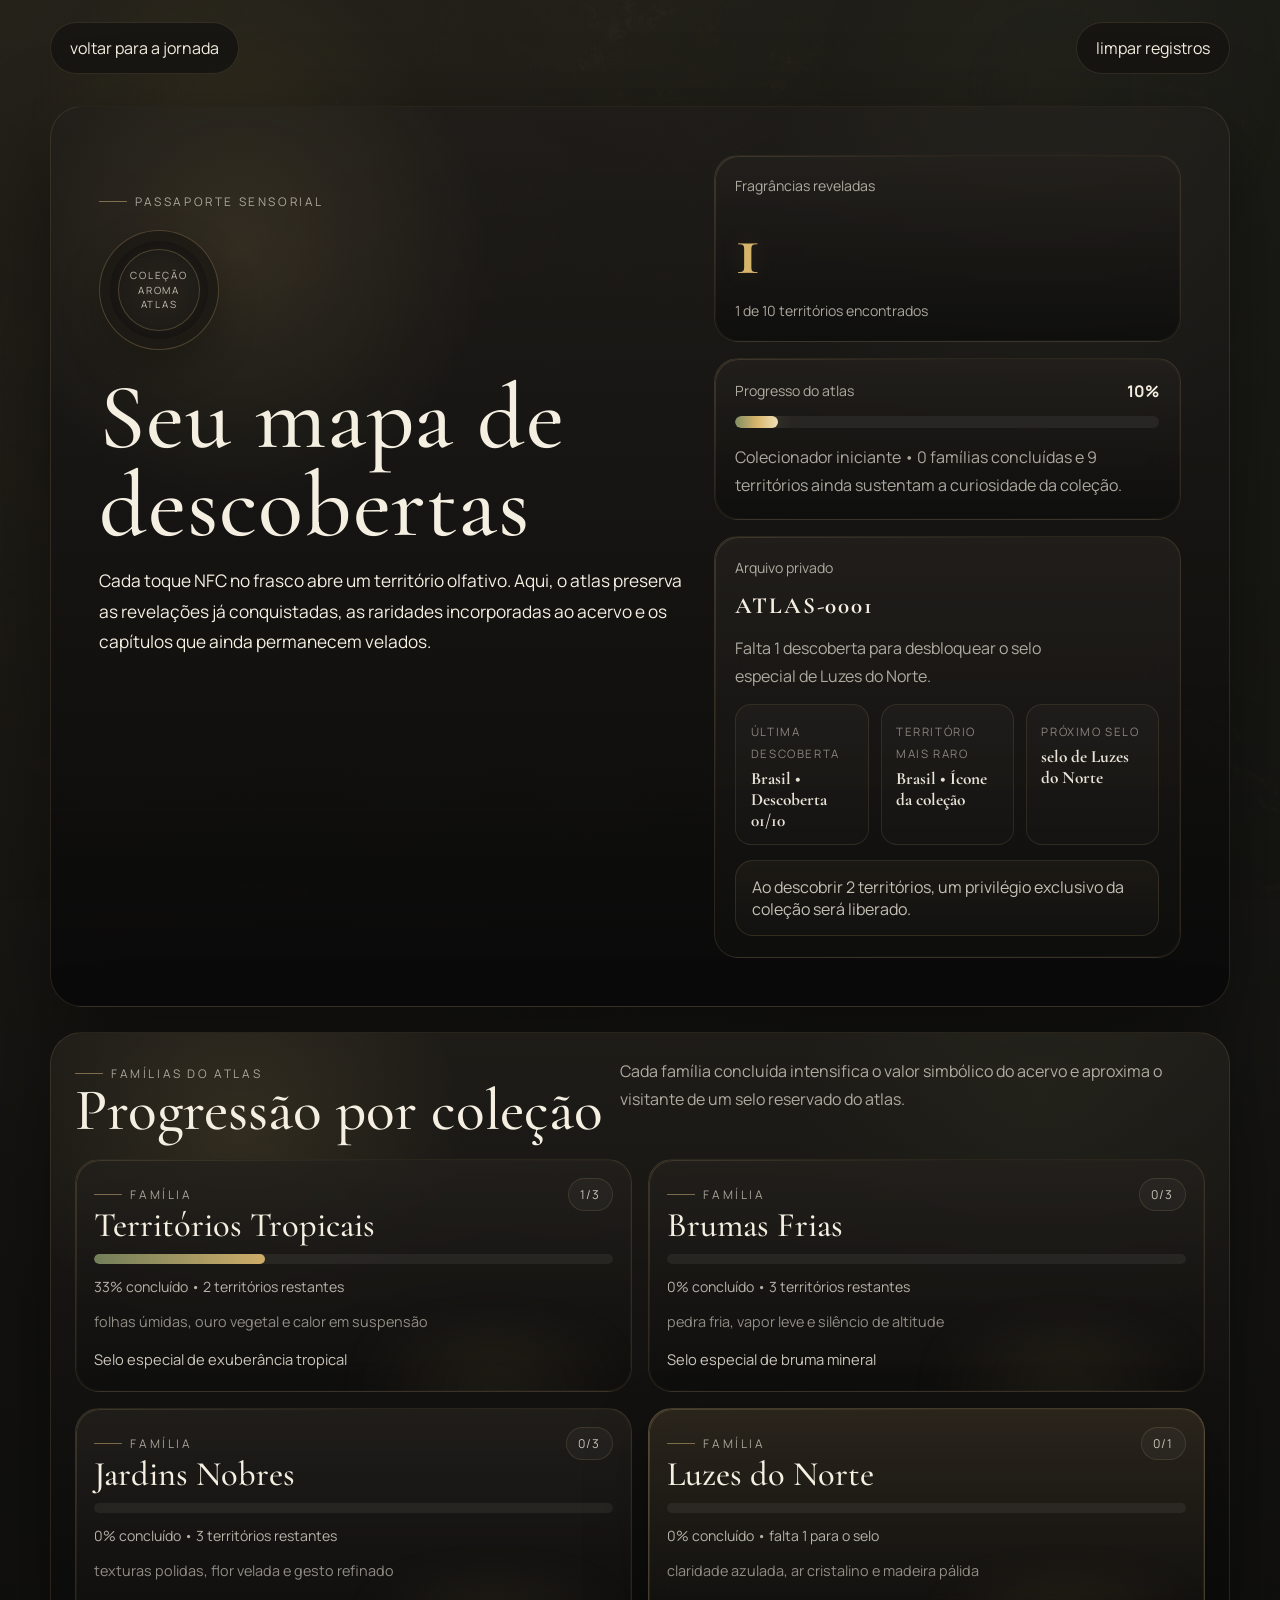
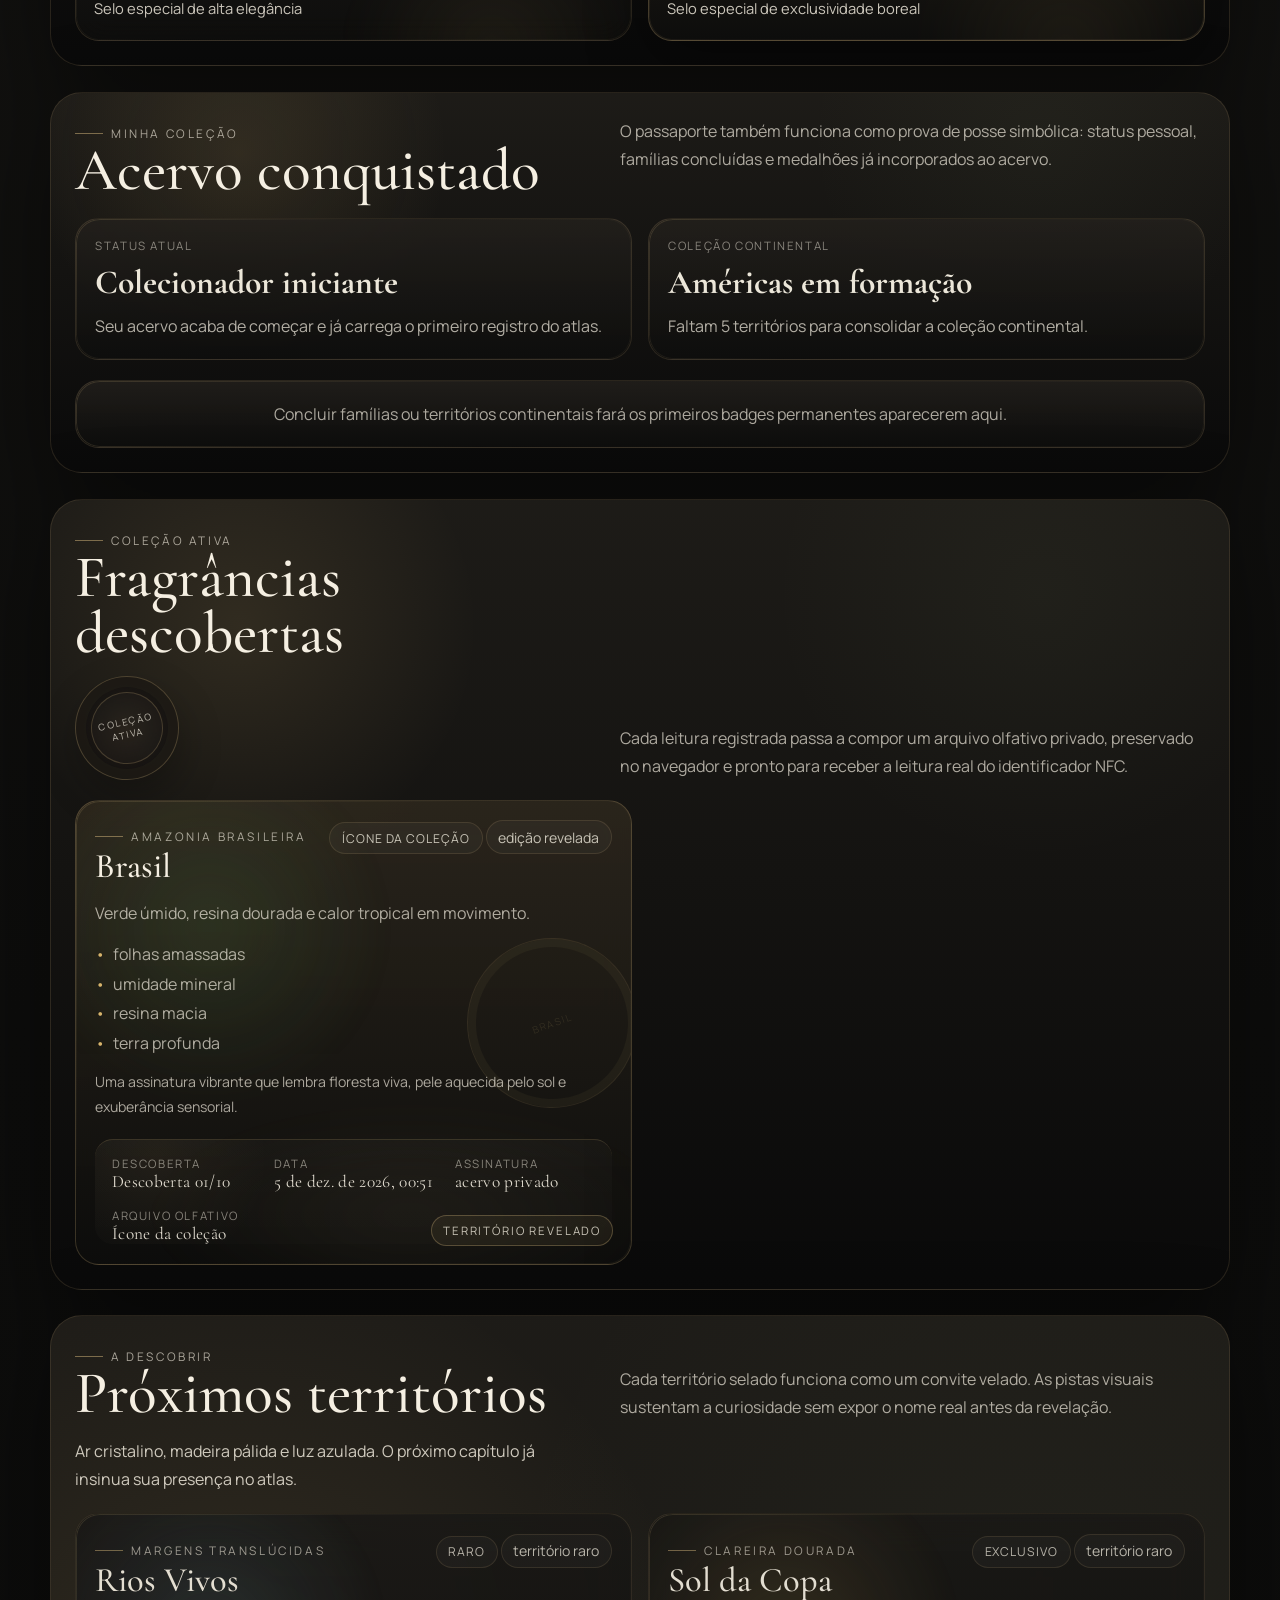
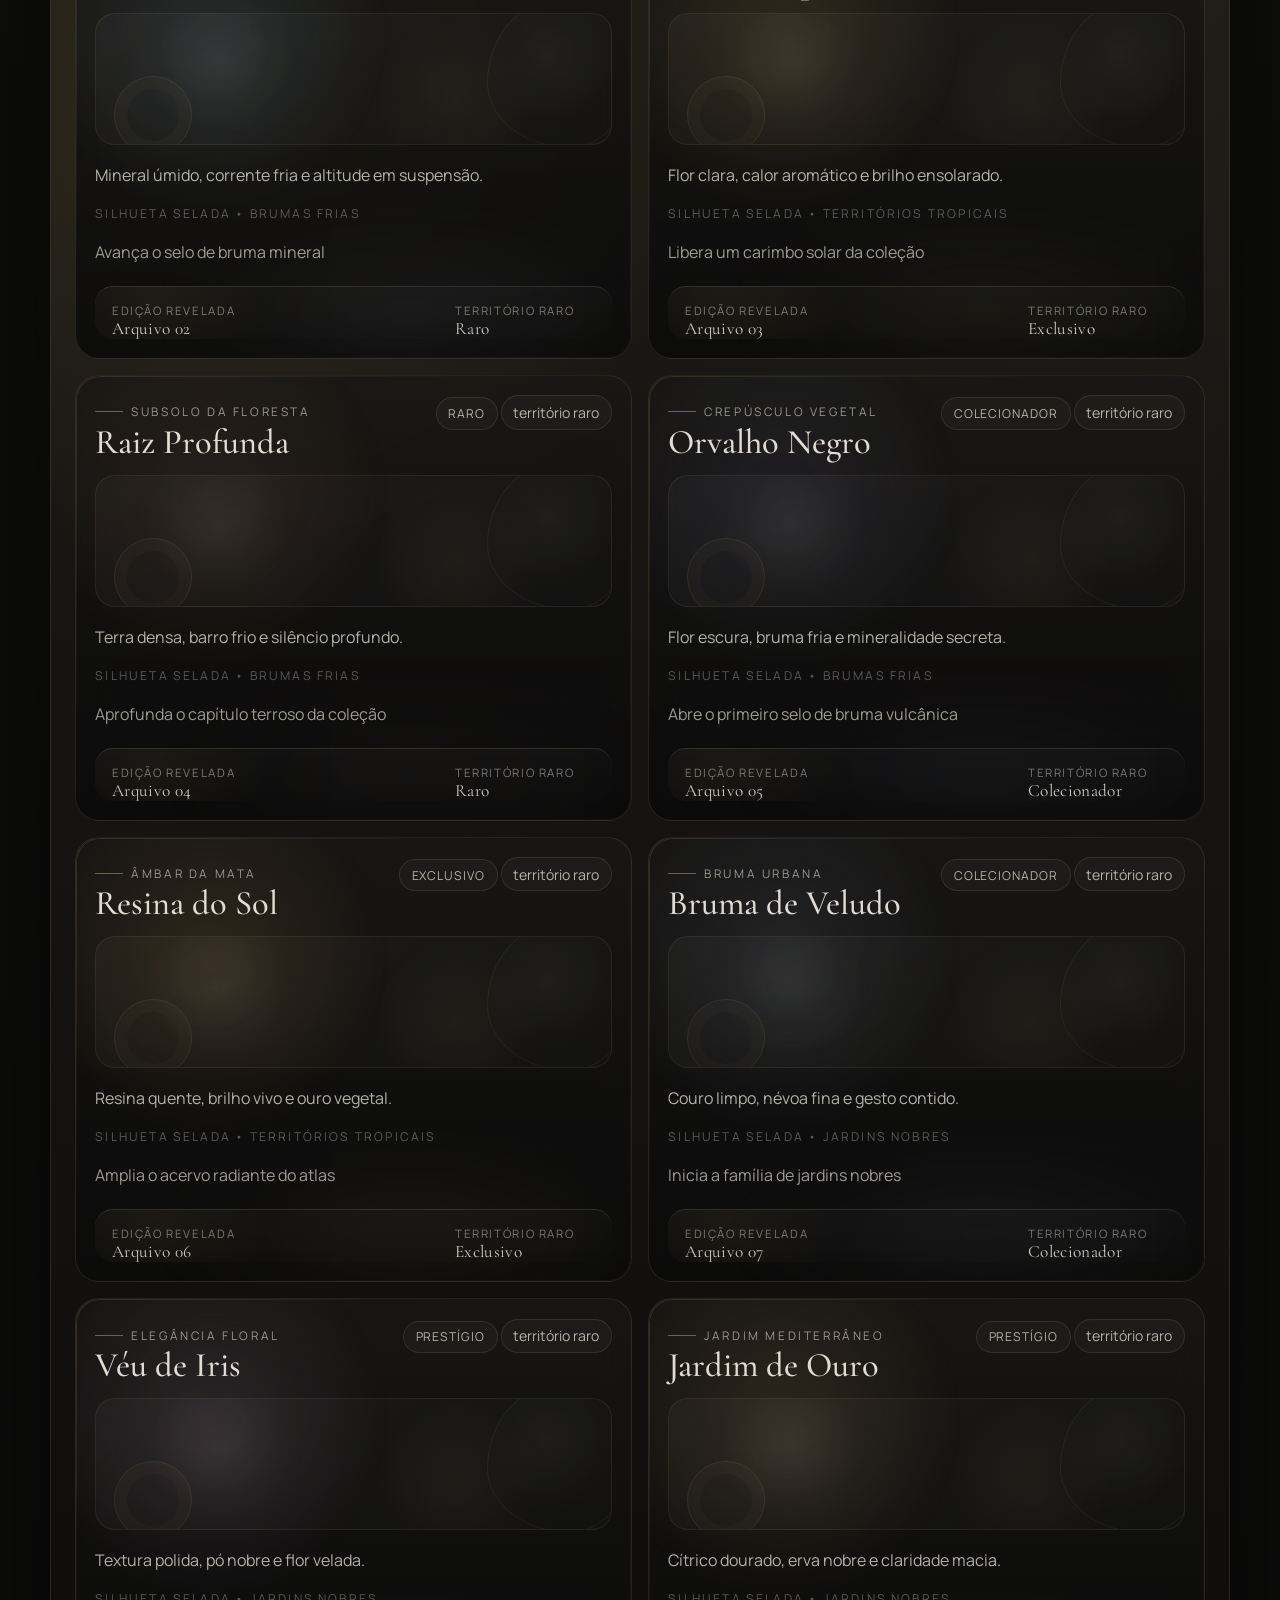
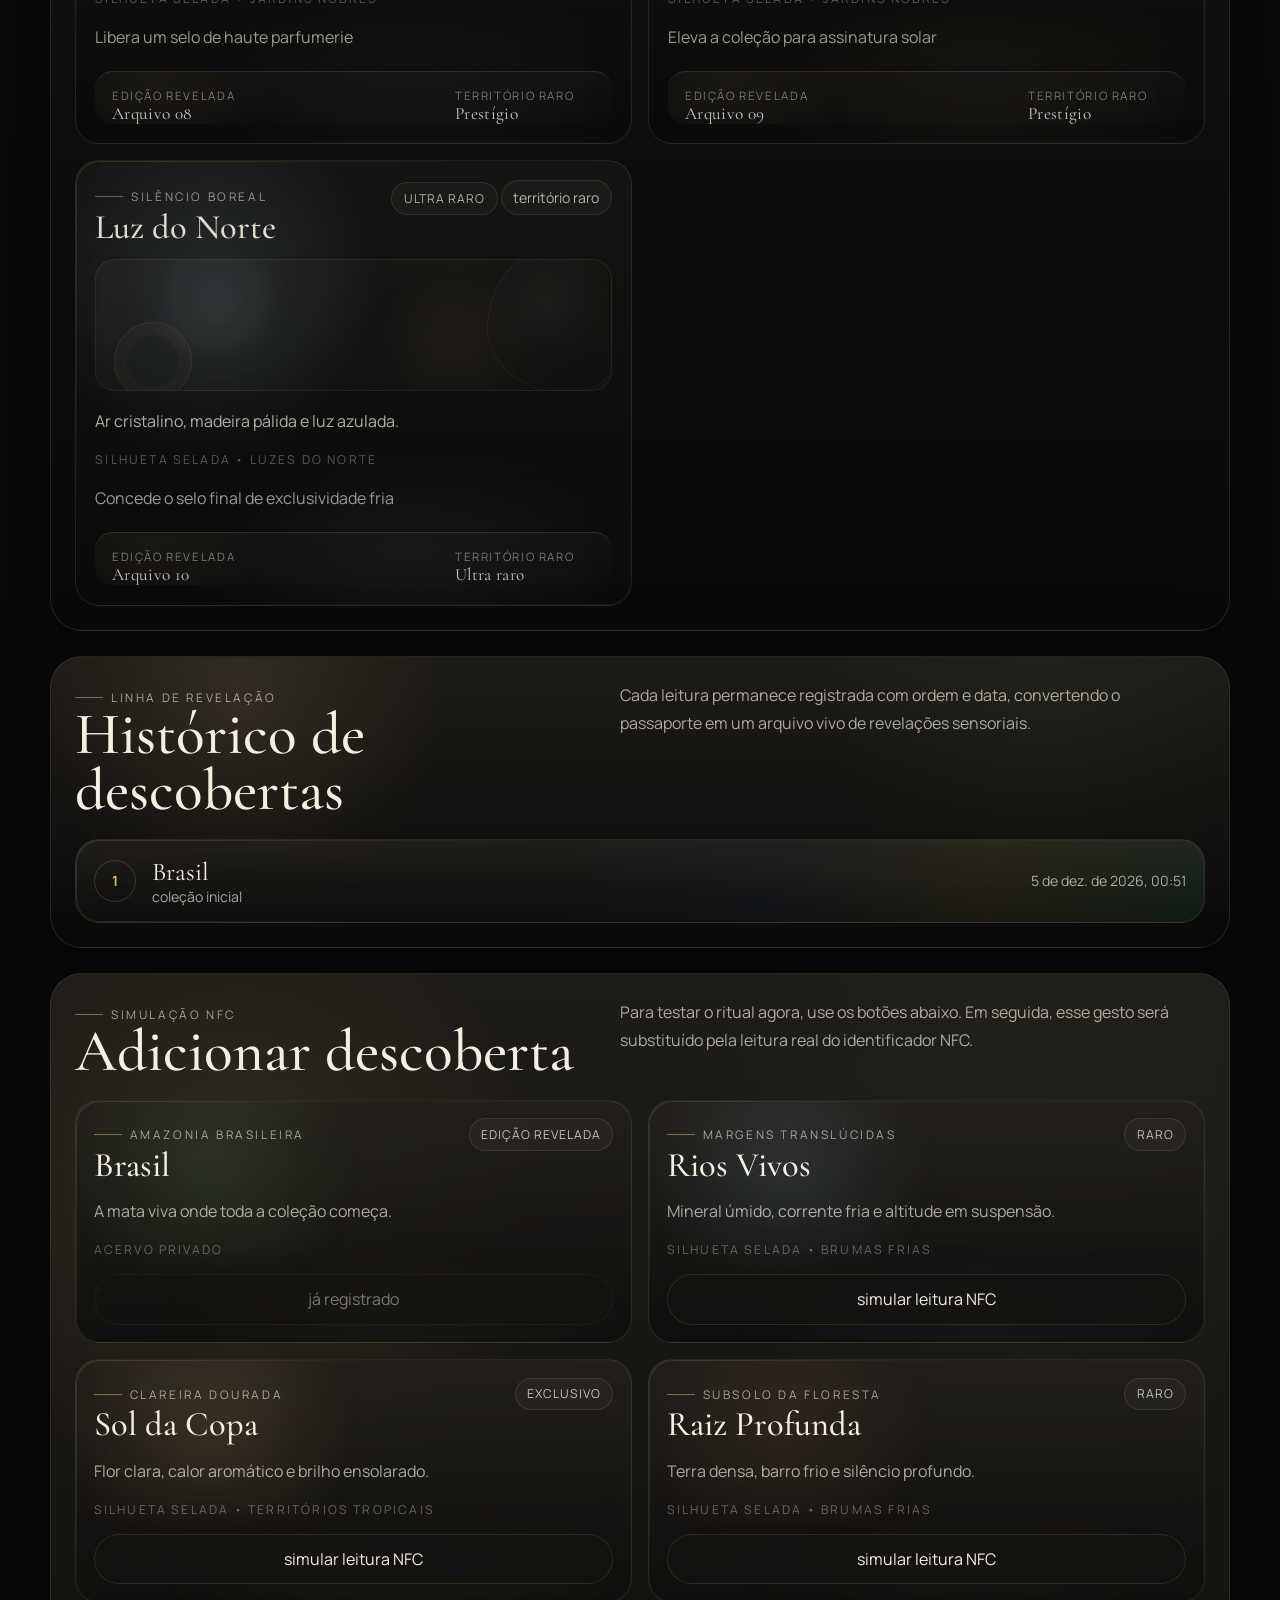
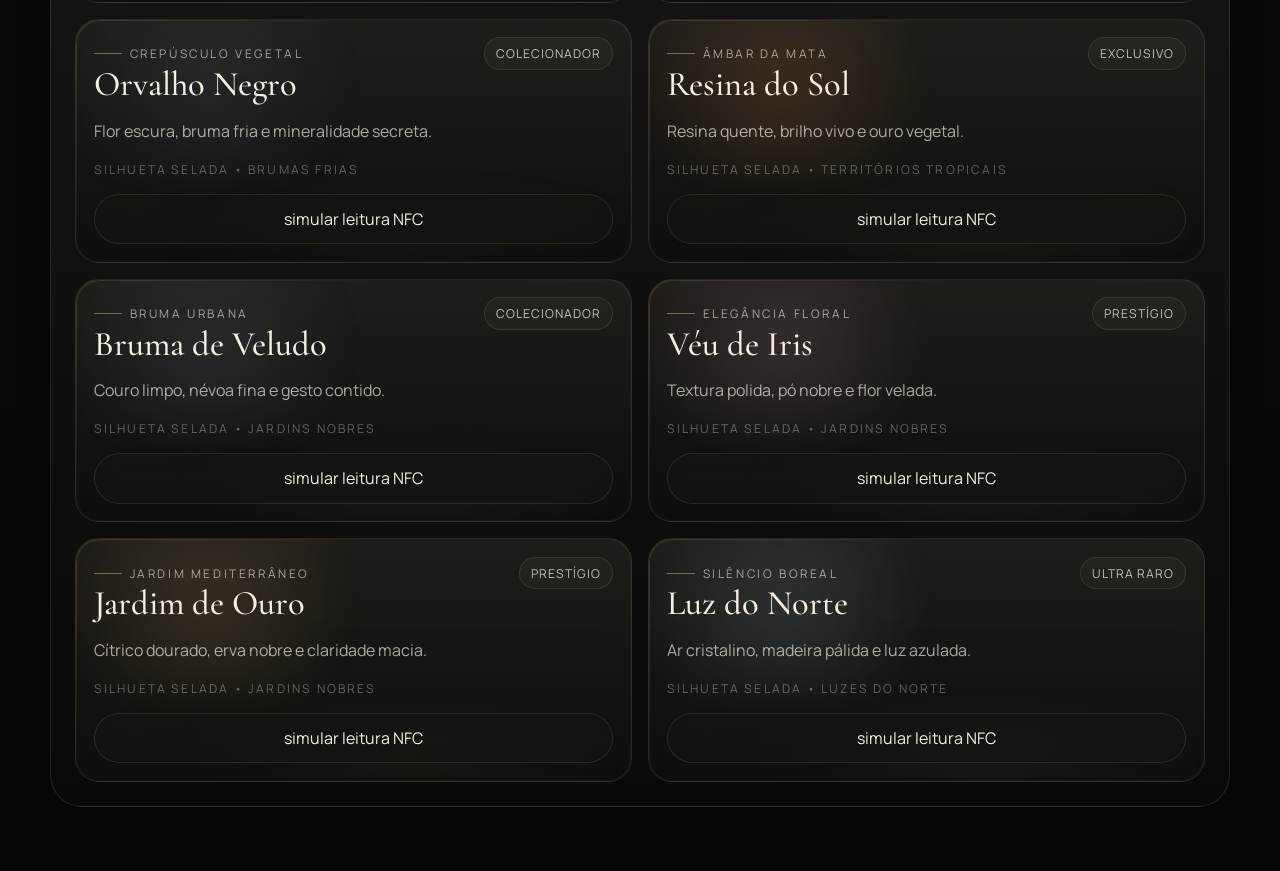
<file: docs/passport.html>
﻿<!DOCTYPE html>
<html lang="pt-BR">
<head>
  <meta charset="UTF-8">
  <meta name="viewport" content="width=device-width, initial-scale=1.0">
  <meta
    name="description"
    content="Passaporte sensorial do Aroma Atlas com fragrâncias descobertas, famílias olfativas e territórios exclusivos por revelar."
  >
  <title>Aroma Atlas | Passaporte Sensorial</title>
  <link rel="preconnect" href="https://fonts.googleapis.com">
  <link rel="preconnect" href="https://fonts.gstatic.com" crossorigin>
  <link
    href="https://fonts.googleapis.com/css2?family=Cormorant+Garamond:wght@400;500;600&family=Manrope:wght@300;400;500;600;700&display=swap"
    rel="stylesheet"
  >
  <link rel="stylesheet" href="styles/passport.css">
</head>
<body>
  <div class="page-glow"></div>
  <div class="page-grain"></div>
  <div id="discoveryToast" class="discovery-toast" aria-live="polite" aria-atomic="true"></div>
  <div id="revealFocus" class="reveal-focus" aria-hidden="true"></div>

  <header class="topbar">
    <a class="topbar-link" href="index.html">voltar para a jornada</a>
    <button id="resetPassport" class="ghost-button" type="button">limpar registros</button>
  </header>

  <main class="passport-shell">
    <section class="passport-hero">
      <div class="hero-copy">
        <span class="eyebrow">Passaporte sensorial</span>
        <div class="collection-seal" aria-hidden="true">
          <span class="seal-ring">
            <span class="seal-core">Coleção<br>Aroma Atlas</span>
          </span>
        </div>
        <h1>Seu mapa de descobertas</h1>
        <p class="lede">
          Cada toque NFC no frasco abre um território olfativo. Aqui, o atlas preserva as revelações já conquistadas, as raridades incorporadas ao acervo e os capítulos que ainda permanecem velados.
        </p>
      </div>

      <div class="passport-panel">
        <div class="stat-card">
          <span class="stat-label">Fragrâncias reveladas</span>
          <strong id="discoveredCount" class="stat-value">0</strong>
          <span id="progressLabel" class="stat-meta">0 de 10 territórios encontrados</span>
        </div>

        <div class="progress-card">
          <div class="progress-header">
            <span>Progresso do atlas</span>
            <strong id="progressPercent">0%</strong>
          </div>
          <div class="progress-track" aria-hidden="true">
            <div id="progressFill" class="progress-fill"></div>
          </div>
          <p id="collectorStatus">
            Continue interagindo com os frascos para desbloquear novos rituais, selos e paisagens.
          </p>
        </div>

        <div class="certificate-card">
          <span class="stat-label">Arquivo privado</span>
          <strong id="collectionCode" class="certificate-code">ATLAS-0001</strong>
          <p id="nextUnlockHint" class="certificate-copy">
            Falta 1 descoberta para desbloquear um novo selo de coleção.
          </p>
          <div class="memory-grid">
            <div class="memory-item">
              <span class="certificate-label">última descoberta</span>
              <strong id="lastDiscovery" class="memory-value">aguardando revelação</strong>
            </div>
            <div class="memory-item">
              <span class="certificate-label">território mais raro</span>
              <strong id="rarestDiscovery" class="memory-value">ainda não encontrado</strong>
            </div>
            <div class="memory-item">
              <span class="certificate-label">próximo selo</span>
              <strong id="nextSeal" class="memory-value">em observação</strong>
            </div>
          </div>
          <div id="sequenceReward" class="sequence-reward" aria-live="polite">
            Ao descobrir 3 territórios, um privilégio exclusivo da coleção será liberado.
          </div>
        </div>
      </div>
    </section>

    <section class="passport-content families-panel">
      <div class="content-header compact">
        <div>
          <span class="eyebrow">Famílias do atlas</span>
          <h2>Progressão por coleção</h2>
        </div>
        <p>
          Cada família concluída intensifica o valor simbólico do acervo e aproxima o visitante de um selo reservado do atlas.
        </p>
      </div>

      <div id="familyProgress" class="family-grid"></div>
    </section>

    <section class="passport-content collection-ownership">
      <div class="content-header compact">
        <div>
          <span class="eyebrow">Minha coleção</span>
          <h2>Acervo conquistado</h2>
        </div>
        <p>
          O passaporte também funciona como prova de posse simbólica: status pessoal, famílias concluídas e medalhões já incorporados ao acervo.
        </p>
      </div>

      <div class="ownership-grid">
        <article class="ownership-card">
          <span class="certificate-label">status atual</span>
          <strong id="collectionStatusTitle" class="ownership-value">Colecionador iniciante</strong>
          <p id="collectionStatusCopy" class="ownership-copy">
            Seu acervo acaba de começar e já carrega o primeiro registro do atlas.
          </p>
        </article>

        <article class="ownership-card">
          <span class="certificate-label">coleção continental</span>
          <strong id="continentBadge" class="ownership-value">Américas em formação</strong>
          <p id="continentBadgeCopy" class="ownership-copy">
            Continue revelando territórios para consolidar a coleção continental.
          </p>
        </article>
      </div>

      <div id="collectionBadges" class="badge-collection" aria-live="polite"></div>
    </section>

    <section class="passport-content discovered-panel">
      <div class="content-header">
        <div>
          <span class="eyebrow">Coleção ativa</span>
          <h2>Fragrâncias descobertas</h2>
          <div class="collection-mark" aria-hidden="true">
            <span class="collection-mark-ring">
              <span class="collection-mark-text">coleção ativa</span>
            </span>
          </div>
        </div>
        <p>
          Cada leitura registrada passa a compor um arquivo olfativo privado, preservado no navegador e pronto para receber a leitura real do identificador NFC.
        </p>
      </div>

      <div id="discoveredGrid" class="passport-grid" aria-live="polite"></div>
    </section>

    <section class="passport-content pending">
      <div class="content-header">
        <div>
          <span class="eyebrow">A descobrir</span>
          <h2>Próximos territórios</h2>
        </div>
        <p>
          Cada território selado funciona como um convite velado. As pistas visuais sustentam a curiosidade sem expor o nome real antes da revelação.
        </p>
        <p id="nextTerritoryTeaser" class="next-teaser">
          Um território floral de alta elegância aguarda revelação.
        </p>
      </div>

      <div id="lockedGrid" class="passport-grid"></div>
    </section>

    <section class="passport-content history-panel">
      <div class="content-header compact">
        <div>
          <span class="eyebrow">Linha de revelação</span>
          <h2>Histórico de descobertas</h2>
        </div>
        <p>
          Cada leitura permanece registrada com ordem e data, convertendo o passaporte em um arquivo vivo de revelações sensoriais.
        </p>
      </div>

      <div id="historyList" class="history-list" aria-live="polite"></div>
    </section>

    <section class="passport-content passport-actions">
      <div class="content-header compact">
        <div>
          <span class="eyebrow">Simulação NFC</span>
          <h2>Adicionar descoberta</h2>
        </div>
        <p>
          Para testar o ritual agora, use os botões abaixo. Em seguida, esse gesto será substituído pela leitura real do identificador NFC.
        </p>
      </div>

      <div id="nfcActions" class="action-grid"></div>
    </section>
  </main>

  <script src="scripts/passport.js"></script>
</body>
</html>
</file>
<file: docs/styles/passport.css>
﻿:root {
  --bg: #080808;
  --line: rgba(216, 186, 127, 0.14);
  --line-strong: rgba(216, 186, 127, 0.28);
  --text: #f5efe2;
  --muted: rgba(245, 239, 226, 0.68);
  --gold: #d7b46c;
  --olive: #7f8e63;
  --shadow: 0 32px 96px rgba(0, 0, 0, 0.46);
}

* { box-sizing: border-box; margin: 0; padding: 0; }
body {
  font-family: "Manrope", sans-serif;
  min-height: 100vh;
  color: var(--text);
  background:
    radial-gradient(circle at top left, rgba(215, 180, 108, 0.08), transparent 18%),
    radial-gradient(circle at top right, rgba(127, 142, 99, 0.06), transparent 22%),
    linear-gradient(180deg, #171613 0%, #0d0d0c 36%, #080808 100%);
  overflow-x: hidden;
}
a, button { font: inherit; }
.page-glow, .page-grain { position: fixed; inset: 0; pointer-events: none; }
.page-glow {
  background:
    radial-gradient(circle at 18% 16%, rgba(215, 180, 108, 0.08), transparent 16%),
    radial-gradient(circle at 82% 10%, rgba(127, 142, 99, 0.05), transparent 18%);
}
.page-grain {
  background-image: url("../assets/images/textura-floresta.png");
  opacity: 0.07;
  mix-blend-mode: soft-light;
}
.discovery-toast {
  position: fixed; top: 24px; left: 50%; z-index: 30;
  min-width: min(420px, calc(100vw - 2rem));
  padding: 0.95rem 1.25rem; border: 1px solid var(--line-strong); border-radius: 999px;
  background: rgba(26, 24, 20, 0.94); color: var(--text); text-align: center;
  transform: translate(-50%, -18px); opacity: 0; box-shadow: 0 20px 48px rgba(0,0,0,.35);
  backdrop-filter: blur(16px); transition: opacity .35s ease, transform .35s ease; pointer-events: none;
}
.discovery-toast.visible { opacity: 1; transform: translate(-50%, 0); }
.reveal-focus {
  position: fixed;
  inset: 0;
  z-index: 18;
  pointer-events: none;
  opacity: 0;
  background:
    radial-gradient(circle at center, rgba(0,0,0,0) 0%, rgba(0,0,0,.18) 24%, rgba(0,0,0,.6) 100%);
  backdrop-filter: blur(0px);
  transition: opacity .9s ease, backdrop-filter .9s ease;
}
.reveal-focus.visible {
  opacity: 1;
  backdrop-filter: blur(3px);
}
.topbar {
  width: min(1180px, calc(100% - 2rem)); margin: 0 auto; padding: 1.4rem 0 0;
  display: flex; justify-content: space-between; align-items: center; gap: 1rem;
}
.topbar-link, .ghost-button, .discover-button {
  display: inline-flex; align-items: center; justify-content: center;
  border: 1px solid var(--line); border-radius: 999px; text-decoration: none; color: var(--text);
  background: rgba(21,20,18,.82); backdrop-filter: blur(12px);
  transition: transform .6s cubic-bezier(.22, 1, .36, 1), border-color .6s ease, background .6s ease, box-shadow .6s ease;
}
.topbar-link, .ghost-button { padding: .85rem 1.2rem; }
.topbar-link:hover, .ghost-button:hover, .discover-button:hover {
  transform: translateY(-1px); border-color: var(--line-strong); background: rgba(34,32,28,.96); box-shadow: 0 16px 36px rgba(0,0,0,.24);
}
.passport-shell {
  width: min(1180px, calc(100% - 2rem)); margin: 0 auto; padding: 2rem 0 4rem; display: grid; gap: 1.6rem;
}
.passport-hero, .passport-content {
  position: relative; border: 1px solid var(--line); border-radius: 32px;
  background: linear-gradient(180deg, rgba(31,29,25,.94), rgba(10,10,10,.97)), linear-gradient(135deg, rgba(215,180,108,.04), transparent 36%);
  box-shadow: var(--shadow); overflow: hidden;
}
.passport-hero::before, .passport-content::before {
  content: ""; position: absolute; inset: 0;
  background: radial-gradient(circle at 16% 16%, rgba(215,180,108,.12), transparent 20%), radial-gradient(circle at 84% 12%, rgba(127,142,99,.06), transparent 22%);
  pointer-events: none;
}
.passport-hero {
  display: grid; grid-template-columns: 1.2fr 0.95fr; gap: 1.5rem; padding: clamp(1.5rem, 4vw, 3rem);
}
.hero-copy, .passport-panel, .content-header, .passport-grid, .action-grid, .history-list, .family-grid { position: relative; z-index: 1; }
.hero-copy {
  display: grid;
  gap: 1rem;
  align-content: start;
  padding-top: clamp(1rem, 3vw, 2.5rem);
}
.collection-seal { margin: .25rem 0 .5rem; }
.seal-ring, .collection-mark-ring {
  display: inline-flex; align-items: center; justify-content: center; border-radius: 50%;
  border: 1px solid rgba(216,186,127,.28);
  background: radial-gradient(circle, rgba(215,180,108,.08), transparent 62%), rgba(20,18,16,.82);
  box-shadow: inset 0 0 0 10px rgba(215,180,108,.03), 0 18px 42px rgba(0,0,0,.24);
}
.seal-ring { width: 120px; height: 120px; }
.seal-core, .collection-mark-text {
  display: inline-flex; align-items: center; justify-content: center; text-align: center; text-transform: uppercase; letter-spacing: .18em; color: rgba(245,239,226,.76);
}
.seal-core {
  width: 82px; height: 82px; border-radius: 50%; border: 1px solid rgba(216,186,127,.24); font-size: .62rem; line-height: 1.5; background: rgba(255,255,255,.02);
}
.passport-panel { display: grid; gap: 1rem; }
.stat-card, .progress-card, .certificate-card, .passport-card, .action-card, .history-item, .history-empty, .family-card {
  position: relative; border: 1px solid var(--line); border-radius: 24px; background: linear-gradient(180deg, rgba(36,33,29,.8), rgba(14,14,13,.9)); backdrop-filter: blur(16px);
}
.stat-card::after, .progress-card::after, .certificate-card::after, .passport-card::after, .action-card::after, .history-item::after, .history-empty::after, .family-card::after {
  content: ""; position: absolute; inset: 0; border-radius: inherit; padding: 1px; pointer-events: none;
  background: linear-gradient(135deg, rgba(216,186,127,.18), transparent 40%, rgba(216,186,127,.06));
  -webkit-mask: linear-gradient(#fff 0 0) content-box, linear-gradient(#fff 0 0); -webkit-mask-composite: xor; mask-composite: exclude;
}
.stat-card, .progress-card, .certificate-card { padding: 1.3rem; }
.eyebrow {
  display: inline-flex; align-items: center; gap: .5rem; font-size: .74rem; letter-spacing: .22em; text-transform: uppercase; color: rgba(245,239,226,.64);
}
.eyebrow::before { content: ""; width: 28px; height: 1px; background: rgba(216,186,127,.5); }
h1, h2, h3 { font-family: "Cormorant Garamond", serif; font-weight: 500; line-height: .95; }
h1 { font-size: clamp(3.4rem, 8vw, 5.8rem); letter-spacing: .01em; }
h2 { font-size: clamp(2.4rem, 5vw, 3.7rem); }
h3 { font-size: clamp(1.7rem, 3vw, 2.15rem); margin-top: .35rem; }
p { color: var(--muted); line-height: 1.75; }
.lede { font-size: 1.08rem; color: var(--text); max-width: 62ch; }
.stat-label, .stat-meta, .progress-header span, .card-meta, .badge, .history-meta, .history-order, .family-meta, .rarity-chip { font-size: .88rem; color: var(--muted); }
.stat-card { display: grid; gap: .4rem; }
.stat-value { font-size: clamp(2.8rem, 7vw, 4.8rem); font-family: "Cormorant Garamond", serif; color: var(--gold); text-shadow: 0 0 24px rgba(215,180,108,.16); }
.progress-card, .certificate-card { display: grid; gap: .9rem; }
.progress-header { display: flex; justify-content: space-between; gap: 1rem; align-items: center; }
.progress-track { width: 100%; height: 12px; border-radius: 999px; background: rgba(255,255,255,.06); overflow: hidden; }
.progress-fill { width: 0; height: 100%; border-radius: inherit; background: linear-gradient(90deg, var(--olive), var(--gold), #efe0b7); box-shadow: 0 0 22px rgba(215,180,108,.28); transition: width 1.1s cubic-bezier(.22, 1, .36, 1); }
.certificate-code { font-size: 1.45rem; font-family: "Cormorant Garamond", serif; color: var(--text); letter-spacing: .08em; }
.certificate-copy { max-width: 34ch; }
.memory-grid {
  display: grid;
  grid-template-columns: repeat(3, minmax(0, 1fr));
  gap: .75rem;
}
.memory-item {
  padding: .85rem .9rem;
  border: 1px solid rgba(216,186,127,.12);
  border-radius: 16px;
  background: linear-gradient(180deg, rgba(255,255,255,.028), rgba(255,255,255,.01));
}
.memory-value {
  display: block;
  margin-top: .3rem;
  font-family: "Cormorant Garamond", serif;
  font-size: 1.08rem;
  color: rgba(245,239,226,.94);
}
.sequence-reward {
  padding: .95rem 1rem;
  border: 1px solid rgba(216,186,127,.14);
  border-radius: 18px;
  color: rgba(245,239,226,.78);
  background: linear-gradient(180deg, rgba(215,180,108,.05), rgba(255,255,255,.015));
  transition: border-color .8s ease, box-shadow .8s ease, background .8s ease;
}
.sequence-reward-unlocked {
  border-color: rgba(216,186,127,.26);
  background: linear-gradient(180deg, rgba(215,180,108,.11), rgba(255,255,255,.02));
  box-shadow: inset 0 0 0 1px rgba(216,186,127,.04), 0 18px 44px rgba(0,0,0,.18);
}
.passport-content { padding: 1.5rem; display: grid; gap: 1.25rem; }
.content-header { display: grid; grid-template-columns: .95fr 1.05fr; gap: 1rem; align-items: end; }
.content-header.compact { align-items: start; }
.next-teaser {
  max-width: 46ch;
  color: rgba(245,239,226,.82);
}
.collection-mark { margin-top: .9rem; }
.collection-mark-ring { width: 104px; height: 104px; transform: rotate(-12deg); }
.collection-mark-text { width: 72px; height: 72px; border-radius: 50%; border: 1px solid rgba(216,186,127,.22); font-size: .58rem; line-height: 1.45; background: rgba(255,255,255,.02); }
.family-grid, .passport-grid, .action-grid { display: grid; grid-template-columns: repeat(2, minmax(0,1fr)); gap: 1rem; }
.ownership-grid,
.badge-collection {
  display: grid;
  grid-template-columns: repeat(2, minmax(0, 1fr));
  gap: 1rem;
}
.family-card { padding: 1.15rem; display: grid; gap: .8rem; overflow: hidden; }
.family-card::before {
  content: ""; position: absolute; inset: auto -12% -34% 38%; height: 150px; border-radius: 50%;
  background: radial-gradient(circle, rgba(215,180,108,.14), transparent 68%);
  filter: blur(18px); opacity: .55; pointer-events: none;
}
.family-card-near {
  border-color: rgba(216,186,127,.26);
  background: linear-gradient(180deg, rgba(46,40,30,.88), rgba(14,14,13,.92));
  box-shadow: 0 24px 60px rgba(0,0,0,.34), inset 0 0 0 1px rgba(216,186,127,.04);
}
.family-card-complete {
  border-color: rgba(216,186,127,.34);
  background: linear-gradient(180deg, rgba(52,44,30,.92), rgba(17,16,13,.94));
}
.family-head { display: flex; justify-content: space-between; align-items: start; gap: 1rem; }
.family-meter { height: 10px; border-radius: 999px; background: rgba(255,255,255,.06); overflow: hidden; }
.family-meter-fill { height: 100%; width: 0; border-radius: inherit; background: linear-gradient(90deg, rgba(127,142,99,.85), rgba(215,180,108,.95)); }
.family-meta { color: rgba(245,239,226,.72); }
.family-clue { color: rgba(245,239,226,.56); font-size: .9rem; text-transform: none; }
.family-reward { color: rgba(245,239,226,.82); font-size: .92rem; }
.ownership-card,
.collection-badge-card,
.collection-badge-empty {
  position: relative;
  padding: 1.2rem;
  border: 1px solid var(--line);
  border-radius: 24px;
  background: linear-gradient(180deg, rgba(36,33,29,.8), rgba(14,14,13,.9));
  overflow: hidden;
}
.ownership-card::after,
.collection-badge-card::after,
.collection-badge-empty::after {
  content: "";
  position: absolute;
  inset: 0;
  border-radius: inherit;
  padding: 1px;
  pointer-events: none;
  background: linear-gradient(135deg, rgba(216,186,127,.18), transparent 40%, rgba(216,186,127,.06));
  -webkit-mask: linear-gradient(#fff 0 0) content-box, linear-gradient(#fff 0 0);
  -webkit-mask-composite: xor;
  mask-composite: exclude;
}
.ownership-card,
.collection-badge-card {
  display: grid;
  gap: .55rem;
}
.ownership-value {
  font-family: "Cormorant Garamond", serif;
  font-size: clamp(1.6rem, 3vw, 2.1rem);
  color: rgba(245,239,226,.96);
}
.ownership-copy {
  color: rgba(245,239,226,.7);
}
.collection-badge-card {
  grid-template-columns: auto 1fr;
  align-items: center;
  gap: 1rem;
  background:
    radial-gradient(circle at 12% 24%, rgba(215,180,108,.08), transparent 22%),
    linear-gradient(180deg, rgba(42,37,30,.88), rgba(14,14,13,.92));
}
.collection-medallion {
  position: relative;
  width: 92px;
  height: 92px;
  display: inline-flex;
  align-items: center;
  justify-content: center;
  border-radius: 50%;
  background: radial-gradient(circle, rgba(215,180,108,.14), rgba(215,180,108,.04) 58%, transparent 72%);
}
.collection-medallion-outer {
  position: absolute;
  inset: 0;
  border-radius: 50%;
  border: 1px solid rgba(216,186,127,.28);
  box-shadow: inset 0 0 0 10px rgba(216,186,127,.05), inset 0 0 18px rgba(216,186,127,.08);
}
.collection-medallion-core {
  position: relative;
  z-index: 1;
  width: 58px;
  height: 58px;
  display: inline-flex;
  align-items: center;
  justify-content: center;
  border-radius: 50%;
  border: 1px solid rgba(216,186,127,.2);
  font-family: "Cormorant Garamond", serif;
  font-size: 1.2rem;
  letter-spacing: .08em;
  color: rgba(245,239,226,.92);
  background: linear-gradient(180deg, rgba(255,255,255,.04), rgba(255,255,255,.01));
}
.collection-badge-body {
  display: grid;
  gap: .35rem;
}
.collection-badge-empty {
  grid-column: 1 / -1;
  text-align: center;
  color: rgba(245,239,226,.64);
}
.passport-card, .action-card { overflow: hidden; }
.passport-card { padding: 1.2rem; display: grid; gap: 1rem; }
.passport-card.discovered { background: linear-gradient(180deg, rgba(46,40,30,.84), rgba(13,13,12,.94)), linear-gradient(135deg, rgba(215,180,108,.08), transparent 42%); border-color: rgba(216,186,127,.22); }
.passport-card.locked { background: linear-gradient(180deg, rgba(25,24,22,.88), rgba(10,10,10,.95)); opacity: .92; }
.passport-card.ceremonial-reveal {
  animation: ceremonialReveal 1.8s cubic-bezier(.22, 1, .36, 1);
  position: relative;
  z-index: 24;
}
.country-aura, .country-mist, .background-stamp { position: absolute; pointer-events: none; }
.country-aura { inset: -10% 42% 35% -10%; background: radial-gradient(circle, var(--country-glow, rgba(215,180,108,.12)), transparent 70%); opacity: .8; filter: blur(18px); }
.country-mist { inset: auto -10% -12% 10%; height: 45%; background: radial-gradient(ellipse at center, var(--country-mist, rgba(255,255,255,.05)), transparent 70%); opacity: .55; filter: blur(24px); }
.background-stamp { right: -6px; top: 48%; transform: translateY(-50%) rotate(-20deg); width: 170px; height: 170px; border-radius: 50%; border: 1px solid rgba(216,186,127,.12); color: rgba(216,186,127,.12); text-transform: uppercase; letter-spacing: .18em; font-size: .62rem; display: flex; align-items: center; justify-content: center; box-shadow: inset 0 0 0 8px rgba(216,186,127,.05); }
.card-content, .action-content { position: relative; z-index: 2; display: grid; gap: 1rem; }
.card-top { display: flex; justify-content: space-between; gap: 1rem; align-items: start; }
.rarity-chip, .badge {
  display: inline-flex; align-items: center; justify-content: center; padding: .42rem .72rem; border-radius: 999px; border: 1px solid var(--line); background: rgba(255,255,255,.03); color: rgba(245,239,226,.78);
}
.rarity-chip { font-size: .76rem; letter-spacing: .08em; text-transform: uppercase; }
.card-list { list-style: none; display: grid; gap: .48rem; }
.card-list li { color: var(--muted); }
.card-list li::before { content: "•"; color: var(--gold); margin-right: .5rem; }
.card-certificate {
  display: flex; justify-content: space-between; gap: 1rem; flex-wrap: wrap; padding-top: .7rem; border-top: 1px solid rgba(216,186,127,.12);
}
.luxury-certificate {
  margin-top: .25rem;
  padding: 1rem 1.05rem 0;
  border-top-color: rgba(216,186,127,.18);
  background:
    linear-gradient(180deg, rgba(255,255,255,.025), rgba(255,255,255,.01)),
    radial-gradient(circle at 12% 18%, rgba(215,180,108,.06), transparent 24%);
  border-radius: 18px;
}
.luxury-certificate > div {
  min-width: 140px;
}
.certificate-label { font-size: .72rem; letter-spacing: .14em; text-transform: uppercase; color: rgba(245,239,226,.5); }
.certificate-value { color: rgba(245,239,226,.9); }
.luxury-certificate .certificate-value {
  font-family: "Cormorant Garamond", serif;
  font-size: 1.08rem;
  letter-spacing: .02em;
}
.teaser-copy { color: rgba(245,239,226,.78); }
.silhouette-panel {
  position: relative; min-height: 132px; border-radius: 20px; overflow: hidden;
  border: 1px solid rgba(216,186,127,.1);
  background:
    radial-gradient(circle at 24% 38%, rgba(255,255,255,.06), transparent 18%),
    radial-gradient(circle at 70% 64%, rgba(215,180,108,.06), transparent 22%),
    linear-gradient(135deg, rgba(255,255,255,.03), rgba(255,255,255,.01));
}
.silhouette-orb,
.silhouette-trace,
.silhouette-marker {
  position: absolute;
  pointer-events: none;
}
.silhouette-orb {
  width: 148px; height: 148px; right: -24px; top: -14px; border-radius: 48% 52% 44% 56% / 56% 42% 58% 44%;
  background: radial-gradient(circle at 40% 38%, rgba(245,239,226,.06), rgba(245,239,226,.01) 46%, transparent 68%);
  border: 1px solid rgba(216,186,127,.1); filter: blur(.2px); opacity: .8;
}
.silhouette-trace {
  inset: 18px 22px 18px 18px; border-radius: 18px;
  border: 1px dashed rgba(245,239,226,.14); opacity: .55;
  clip-path: polygon(8% 34%, 24% 18%, 44% 24%, 58% 14%, 72% 34%, 82% 56%, 66% 76%, 44% 84%, 18% 70%, 10% 52%);
}
.silhouette-marker {
  width: 78px; height: 78px; left: 18px; bottom: -10px; border-radius: 50%;
  border: 1px solid rgba(216,186,127,.14);
  box-shadow: inset 0 0 0 12px rgba(216,186,127,.03);
}
.silhouette-line { font-size: .76rem; letter-spacing: .18em; text-transform: uppercase; color: rgba(245,239,226,.36); }
.passport-card .stamp {
  position: absolute; right: 18px; bottom: 18px; padding: .42rem .68rem; border: 1px solid rgba(216,186,127,.3); border-radius: 999px; color: rgba(245,239,226,.78); font-size: .72rem; letter-spacing: .16em; text-transform: uppercase; background: rgba(215,180,108,.07); z-index: 2;
}
.action-card { padding: 1.1rem; display: grid; gap: .9rem; }
.discover-button { padding: .82rem 1rem; cursor: pointer; color: var(--text); position: relative; z-index: 2; }
.discover-button[disabled] { cursor: default; opacity: .45; transform: none; box-shadow: none; }
.history-list { display: grid; gap: .9rem; }
.history-item, .history-empty { padding: 1rem 1.1rem; }
.history-item { display: grid; grid-template-columns: auto 1fr auto; gap: 1rem; align-items: center; overflow: hidden; }
.history-flag-wash { position: absolute; inset: 0; background: linear-gradient(270deg, var(--flag-wash, rgba(255,255,255,.05)), transparent 58%); opacity: .55; pointer-events: none; }
.history-content, .history-date { position: relative; z-index: 1; }
.history-order { width: 42px; height: 42px; display: inline-flex; align-items: center; justify-content: center; border-radius: 50%; border: 1px solid rgba(216,186,127,.22); color: var(--gold); font-weight: 700; }
.history-country { font-family: "Cormorant Garamond", serif; font-size: 1.6rem; }
.history-date { text-align: right; }
.history-empty, .empty-state { text-align: center; }
.empty-state { grid-column: 1 / -1; padding: 2rem; border: 1px dashed rgba(245,239,226,.14); border-radius: 24px; background: rgba(14,14,13,.62); }
body.focus-reveal .topbar,
body.focus-reveal .passport-hero,
body.focus-reveal .families-panel,
body.focus-reveal .collection-ownership,
body.focus-reveal .pending,
body.focus-reveal .history-panel,
body.focus-reveal .passport-actions {
  opacity: .18;
  filter: blur(3px) saturate(.72);
  transition: opacity .8s ease, filter .8s ease;
}
body.focus-reveal .discovered-panel {
  position: relative;
  z-index: 22;
  opacity: 1;
  filter: none;
}
body.focus-reveal .discovered-panel .passport-card:not(.ceremonial-reveal) {
  opacity: .14;
  transition: opacity .8s ease;
}
body.focus-reveal .discovered-panel .passport-card.ceremonial-reveal {
  opacity: 1;
  box-shadow: 0 32px 84px rgba(0,0,0,.38), 0 0 0 1px rgba(216,186,127,.12);
}

@keyframes ceremonialReveal {
  0% {
    opacity: .72;
    transform: translateY(24px) scale(.976);
    box-shadow: 0 12px 28px rgba(0,0,0,.18);
  }
  38% {
    opacity: 1;
    transform: translateY(-4px) scale(1.008);
    box-shadow: 0 28px 62px rgba(0,0,0,.28), 0 0 0 1px rgba(216,186,127,.10);
  }
  100% {
    opacity: 1;
    transform: translateY(0) scale(1);
    box-shadow: 0 20px 46px rgba(0,0,0,.24);
  }
}

@media (max-width: 900px) {
  .passport-hero, .content-header, .family-grid, .passport-grid, .action-grid, .history-item, .ownership-grid, .badge-collection { grid-template-columns: 1fr; }
  .history-item, .history-date { text-align: center; }
  .luxury-certificate > div { min-width: 120px; }
  .memory-grid { grid-template-columns: 1fr; }
}
@media (max-width: 640px) {
  .topbar { flex-direction: column; align-items: stretch; }
  .topbar-link, .ghost-button { text-align: center; }
  .discovery-toast { min-width: calc(100vw - 2rem); }
}
</file>
